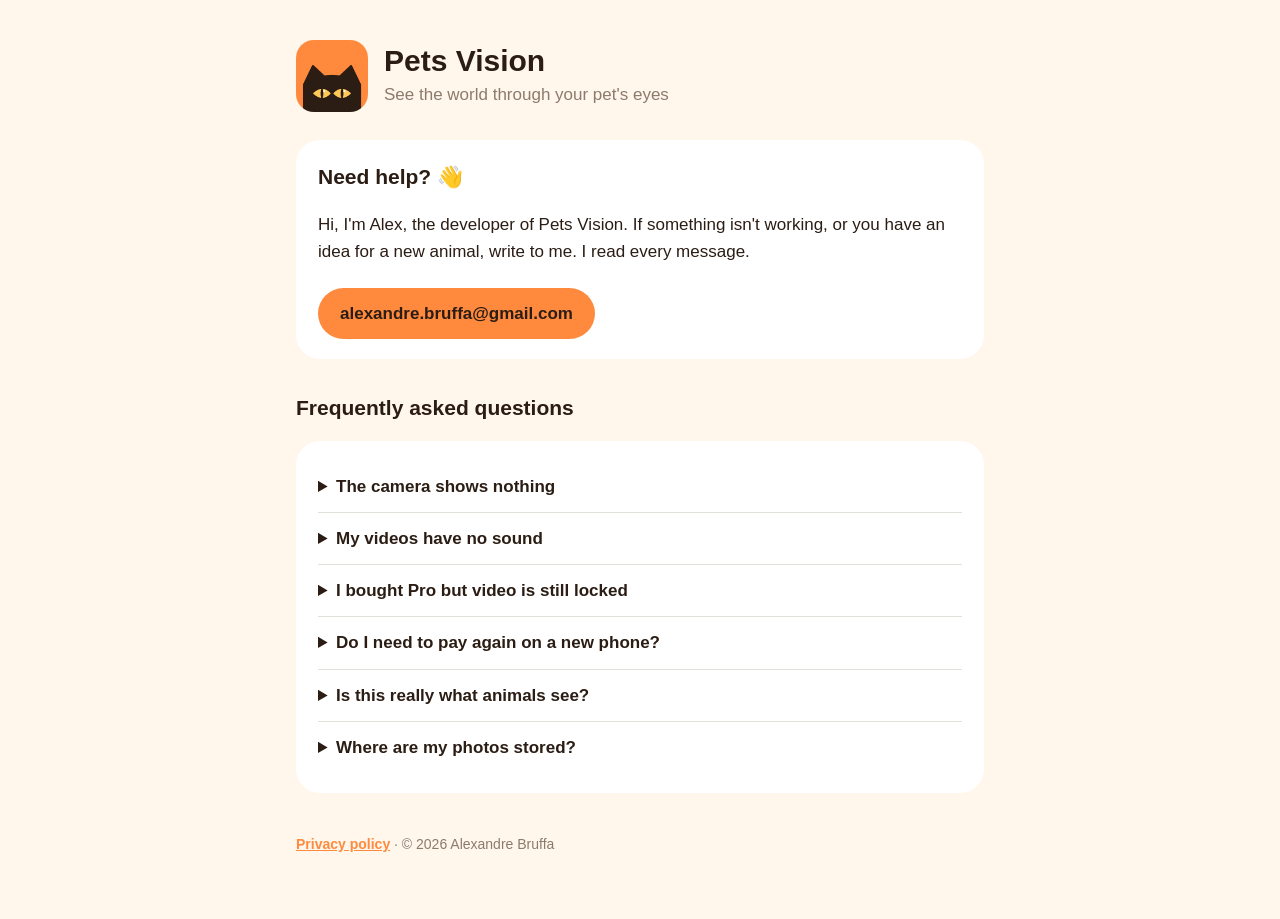
<file: index.html>
<!doctype html>
<html lang="en">
<head>
<meta charset="utf-8">
<meta name="viewport" content="width=device-width, initial-scale=1">
<title>Pets Vision Support</title>
<meta name="description" content="Help and contact for Pets Vision, the app that shows the world through animals' eyes.">
<link rel="icon" href="icon.png">
<link rel="stylesheet" href="style.css">
</head>
<body>
<main>
  <header>
    <img src="icon.png" alt="Pets Vision icon">
    <div>
      <h1>Pets Vision</h1>
      <p class="sub">See the world through your pet's eyes</p>
    </div>
  </header>

  <div class="card">
    <h2 style="margin-top:0">Need help? 👋</h2>
    <p>Hi, I'm Alex, the developer of Pets Vision. If something isn't working, or you have an idea for a new animal, write to me. I read every message.</p>
    <a class="btn" href="mailto:alexandre.bruffa@gmail.com?subject=Pets%20Vision">alexandre.bruffa@gmail.com</a>
  </div>

  <h2>Frequently asked questions</h2>
  <div class="card">
    <details>
      <summary>The camera shows nothing</summary>
      <p>Pets Vision needs camera access. Open your phone's Settings, find Pets Vision, and turn on Camera. Then come back to the app.</p>
    </details>
    <details>
      <summary>My videos have no sound</summary>
      <p>Sound needs microphone access. In the app, open Settings and turn on "Microphone for videos". If your phone asks, allow the microphone. You can also allow it in your phone's Settings, under Pets Vision.</p>
    </details>
    <details>
      <summary>I bought Pro but video is still locked</summary>
      <p>In the app, open Settings and tap "Restore purchase". Make sure you are signed in with the same Apple ID or Google account you used to buy Pro.</p>
    </details>
    <details>
      <summary>Do I need to pay again on a new phone?</summary>
      <p>No. Pro is a one-time purchase. On a new phone with the same Apple ID or Google account, tap "Restore purchase" in Settings.</p>
    </details>
    <details>
      <summary>Is this really what animals see?</summary>
      <p>Each filter is a simplified model based on research about animal eyes: color, sharpness and shape. It's made for fun and curiosity, not as an exact copy of what animals see.</p>
    </details>
    <details>
      <summary>Where are my photos stored?</summary>
      <p>Only on your phone. Photos and videos are saved to your gallery when you tap Save. Nothing is uploaded.</p>
    </details>
  </div>

  <footer>
    <a href="privacy.html">Privacy policy</a> · © 2026 Alexandre Bruffa
  </footer>
</main>
</body>
</html>
</file>
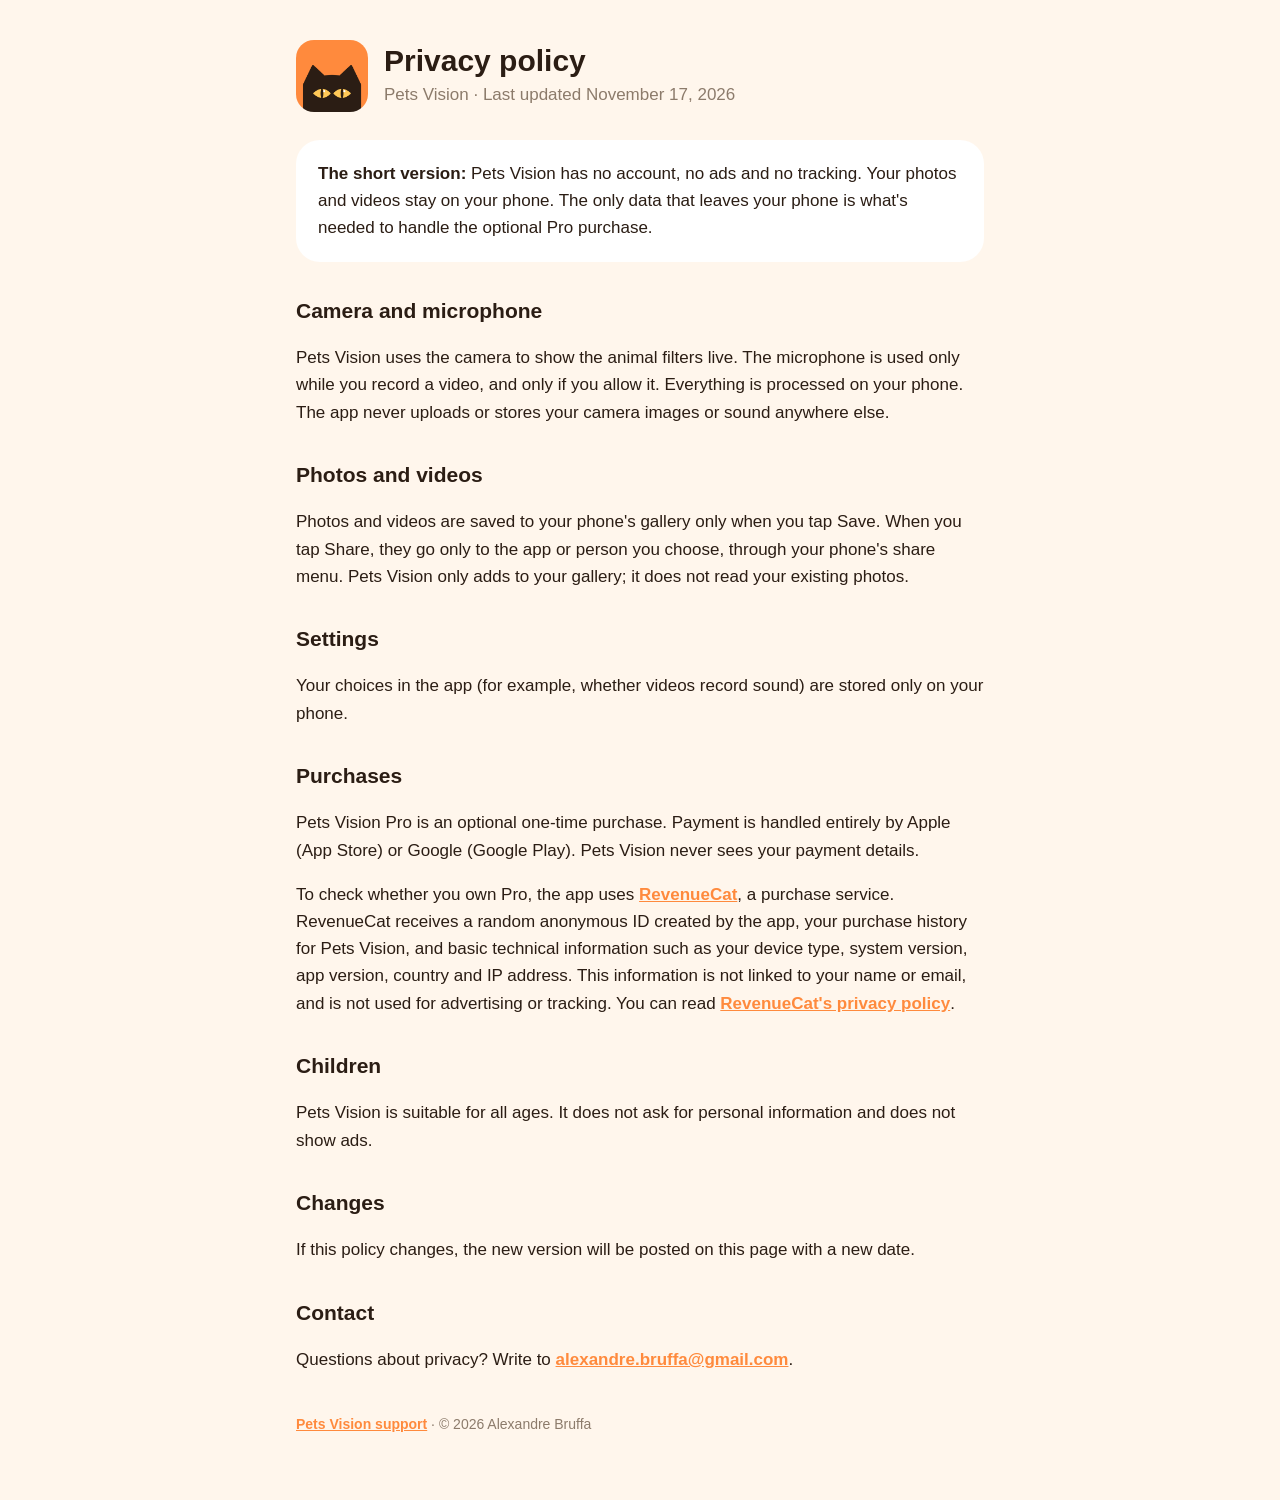
<file: privacy.html>
<!doctype html>
<html lang="en">
<head>
<meta charset="utf-8">
<meta name="viewport" content="width=device-width, initial-scale=1">
<title>Pets Vision Privacy</title>
<meta name="description" content="Privacy policy for the Pets Vision app.">
<link rel="icon" href="icon.png">
<link rel="stylesheet" href="style.css">
</head>
<body>
<main>
  <header>
    <img src="icon.png" alt="Pets Vision icon">
    <div>
      <h1>Privacy policy</h1>
      <p class="sub">Pets Vision · Last updated November 17, 2026</p>
    </div>
  </header>

  <div class="card">
    <p><strong>The short version:</strong> Pets Vision has no account, no ads and no tracking. Your photos and videos stay on your phone. The only data that leaves your phone is what's needed to handle the optional Pro purchase.</p>
  </div>

  <h2>Camera and microphone</h2>
  <p>Pets Vision uses the camera to show the animal filters live. The microphone is used only while you record a video, and only if you allow it. Everything is processed on your phone. The app never uploads or stores your camera images or sound anywhere else.</p>

  <h2>Photos and videos</h2>
  <p>Photos and videos are saved to your phone's gallery only when you tap Save. When you tap Share, they go only to the app or person you choose, through your phone's share menu. Pets Vision only adds to your gallery; it does not read your existing photos.</p>

  <h2>Settings</h2>
  <p>Your choices in the app (for example, whether videos record sound) are stored only on your phone.</p>

  <h2>Purchases</h2>
  <p>Pets Vision Pro is an optional one-time purchase. Payment is handled entirely by Apple (App Store) or Google (Google Play). Pets Vision never sees your payment details.</p>
  <p>To check whether you own Pro, the app uses <a href="https://www.revenuecat.com">RevenueCat</a>, a purchase service. RevenueCat receives a random anonymous ID created by the app, your purchase history for Pets Vision, and basic technical information such as your device type, system version, app version, country and IP address. This information is not linked to your name or email, and is not used for advertising or tracking. You can read <a href="https://www.revenuecat.com/privacy">RevenueCat's privacy policy</a>.</p>

  <h2>Children</h2>
  <p>Pets Vision is suitable for all ages. It does not ask for personal information and does not show ads.</p>

  <h2>Changes</h2>
  <p>If this policy changes, the new version will be posted on this page with a new date.</p>

  <h2>Contact</h2>
  <p>Questions about privacy? Write to <a href="mailto:alexandre.bruffa@gmail.com?subject=Pets%20Vision%20privacy">alexandre.bruffa@gmail.com</a>.</p>

  <footer>
    <a href="index.html">Pets Vision support</a> · © 2026 Alexandre Bruffa
  </footer>
</main>
</body>
</html>
</file>
<file: style.css>
:root{--cream:#FFF6EC;--ink:#2B1D14;--orange:#FF8A3D;--honey:#FFC857;--muted:#8C7B6B;--card:#fff;}
@media (prefers-color-scheme:dark){:root{--cream:#1E1611;--ink:#F6ECE2;--muted:#B8A898;--card:#2B211A;}}
*{box-sizing:border-box}
body{margin:0;background:var(--cream);color:var(--ink);font:17px/1.6 -apple-system,BlinkMacSystemFont,"Segoe UI",Roboto,sans-serif}
main{max-width:720px;margin:0 auto;padding:40px 16px 64px}
header{display:flex;align-items:center;gap:16px;margin-bottom:28px}
header img{width:72px;height:72px;border-radius:18px}
h1{font-size:30px;line-height:1.2;margin:0}
.sub{color:var(--muted);margin:2px 0 0}
h2{font-size:21px;margin:32px 0 8px}
.card{background:var(--card);border-radius:24px;padding:20px 22px;margin:16px 0}
a{color:var(--orange);font-weight:600}
.btn{display:inline-block;background:var(--orange);color:#2B1D14;text-decoration:none;padding:12px 22px;border-radius:999px;margin-top:6px}
details{border-top:1px solid color-mix(in srgb,var(--muted) 25%,transparent);padding:12px 0}
details:first-of-type{border-top:0}
summary{font-weight:600;cursor:pointer}
footer{color:var(--muted);font-size:14px;margin-top:40px}
.card>:first-child{margin-top:0}.card>:last-child{margin-bottom:0}
</file>
